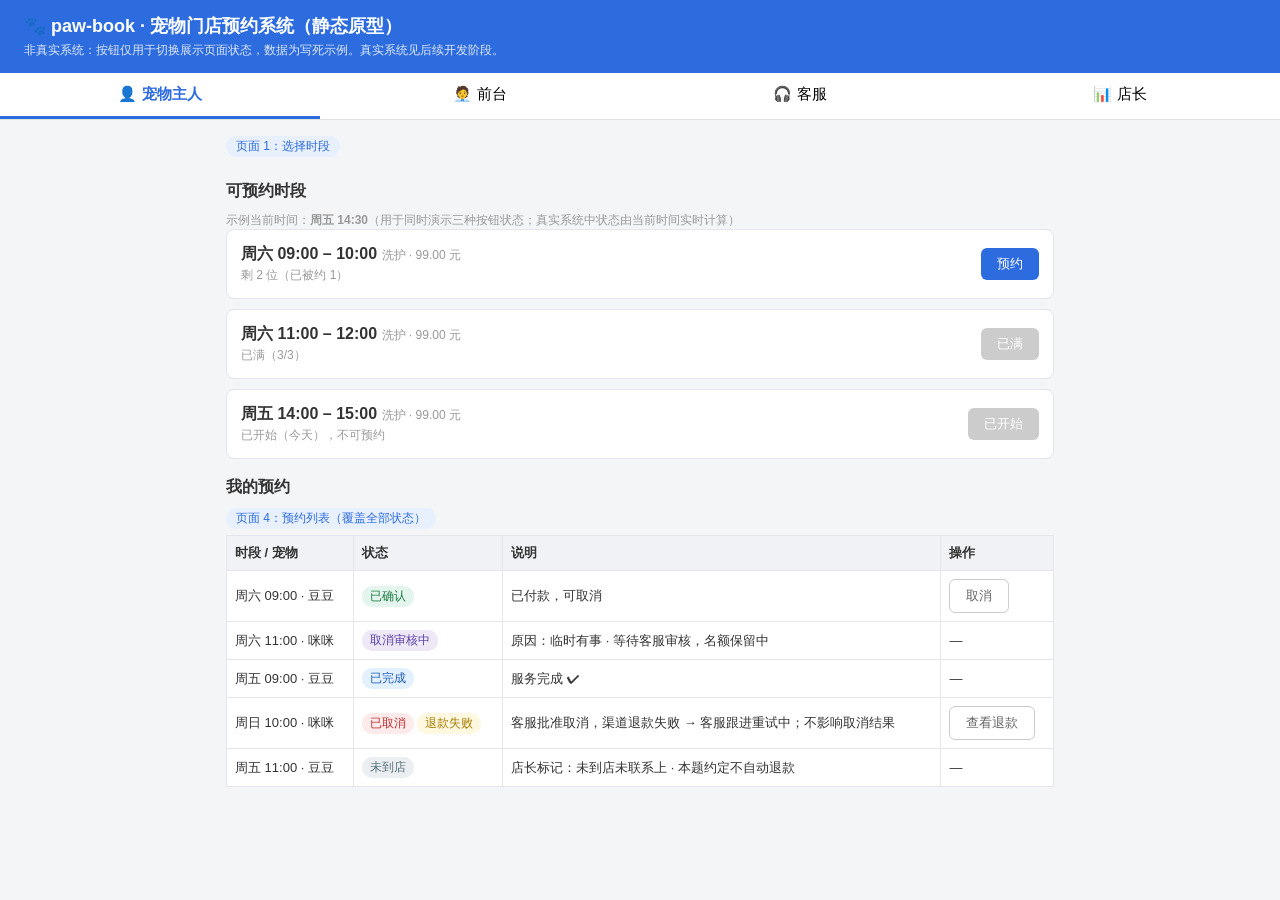
<file: prototype/index.html>
<!DOCTYPE html>
<html lang="zh-CN">
<head>
<meta charset="UTF-8">
<title>paw-book 原型 · 宠物门店预约</title>
<style>
  * { box-sizing: border-box; margin: 0; padding: 0; }
  body { font-family: "Microsoft YaHei", sans-serif; background: #f4f5f7; color: #333; }
  header { background: #2d6cdf; color: #fff; padding: 14px 24px; }
  header h1 { font-size: 18px; }
  header p { font-size: 12px; opacity: .85; margin-top: 4px; }
  nav { display: flex; background: #fff; border-bottom: 1px solid #e0e0e0; }
  nav button { flex: 1; padding: 12px; border: none; background: none; font-size: 15px; cursor: pointer; border-bottom: 3px solid transparent; }
  nav button.active { color: #2d6cdf; border-bottom-color: #2d6cdf; font-weight: bold; }
  main { max-width: 860px; margin: 16px auto; padding: 0 16px 60px; }
  .page { display: none; }
  .page.active { display: block; }
  h2 { font-size: 16px; margin: 18px 0 10px; }
  h3 { font-size: 14px; margin: 14px 0 8px; color: #666; }
  .card { background: #fff; border: 1px solid #e5e6eb; border-radius: 8px; padding: 14px; margin-bottom: 10px; }
  .card .title { font-weight: bold; margin-bottom: 6px; }
  .row { display: flex; justify-content: space-between; align-items: center; gap: 8px; flex-wrap: wrap; }
  .muted { color: #999; font-size: 12px; }
  .btn { display: inline-block; padding: 7px 16px; border-radius: 6px; border: none; cursor: pointer; font-size: 13px; }
  .btn.primary { background: #2d6cdf; color: #fff; }
  .btn.danger { background: #e05252; color: #fff; }
  .btn.ok { background: #2ea664; color: #fff; }
  .btn.ghost { background: #fff; border: 1px solid #ccc; color: #666; }
  .btn:disabled { background: #ccc; cursor: not-allowed; color: #fff; }
  .badge { display: inline-block; padding: 2px 8px; border-radius: 10px; font-size: 12px; }
  .b-pay   { background: #fff3e0; color: #c46a00; }
  .b-ok    { background: #e3f5ec; color: #1d7a46; }
  .b-rev   { background: #ede7f6; color: #5b3fa8; }
  .b-svc   { background: #e3f0fd; color: #1d5db8; }
  .b-can   { background: #fdeaea; color: #b83232; }
  .b-no    { background: #eceff1; color: #546e7a; }
  .b-ref   { background: #fff8e1; color: #a67c00; }
  .demo { background: #fffde7; border: 1px dashed #c9bc4f; border-radius: 8px; padding: 12px 14px; margin: 12px 0; font-size: 13px; }
  .demo b { color: #8d7a00; }
  .msg { border-radius: 6px; padding: 10px 12px; font-size: 13px; margin: 8px 0; }
  .msg.err { background: #fdeaea; color: #b83232; }
  .msg.good { background: #e3f5ec; color: #1d7a46; }
  table { width: 100%; border-collapse: collapse; font-size: 13px; background: #fff; }
  th, td { border: 1px solid #e5e6eb; padding: 8px; text-align: left; }
  th { background: #f0f2f5; }
  .stat { display: flex; gap: 10px; flex-wrap: wrap; margin-bottom: 12px; }
  .stat .card { flex: 1; min-width: 120px; text-align: center; }
  .stat .num { font-size: 24px; font-weight: bold; color: #2d6cdf; }
  input, select, textarea { padding: 7px; border: 1px solid #ccc; border-radius: 6px; font-size: 13px; width: 100%; }
  label { font-size: 13px; display: block; margin: 10px 0 4px; }
  .screen-label { font-size: 12px; color: #2d6cdf; background: #e8f0fe; display: inline-block; padding: 2px 10px; border-radius: 10px; margin-bottom: 6px; }
</style>
</head>
<body>

<header>
  <h1>🐾 paw-book · 宠物门店预约系统（静态原型）</h1>
  <p>非真实系统：按钮仅用于切换展示页面状态，数据为写死示例。真实系统见后续开发阶段。</p>
</header>

<nav>
  <button class="active" onclick="go('user', this)">👤 宠物主人</button>
  <button onclick="go('front', this)">🧑‍💼 前台</button>
  <button onclick="go('cs', this)">🎧 客服</button>
  <button onclick="go('owner', this)">📊 店长</button>
</nav>

<main>

<!-- ============ 宠物主人 ============ -->
<div class="page active" id="user">
  <span class="screen-label">页面 1：选择时段</span>
  <h2>可预约时段</h2>
  <p class="muted">示例当前时间：<b>周五 14:30</b>（用于同时演示三种按钮状态；真实系统中状态由当前时间实时计算）</p>
  <div class="card">
    <div class="row">
      <div><b>周六 09:00 – 10:00</b> <span class="muted">洗护 · 99.00 元</span><br><span class="muted">剩 2 位（已被约 1）</span></div>
      <button class="btn primary" onclick="show('u-book')">预约</button>
    </div>
  </div>
  <div class="card">
    <div class="row">
      <div><b>周六 11:00 – 12:00</b> <span class="muted">洗护 · 99.00 元</span><br><span class="muted">已满（3/3）</span></div>
      <button class="btn primary" disabled>已满</button>
    </div>
  </div>
  <div class="card">
    <div class="row">
      <div><b>周五 14:00 – 15:00</b> <span class="muted">洗护 · 99.00 元</span><br><span class="muted">已开始（今天），不可预约</span></div>
      <button class="btn primary" disabled>已开始</button>
    </div>
  </div>

  <div id="u-book" style="display:none">
    <span class="screen-label">页面 2：预约弹窗（选自己的宠物）</span>
    <div class="card">
      <label>选择宠物</label>
      <select><option>豆豆 · 金毛犬</option><option>咪咪 · 布偶猫</option></select>
      <p class="muted" style="margin-top:8px">同一宠物同一时段仅能有一个有效预约；未付款预约占用名额 5 分钟。</p>
      <p style="margin-top:12px">
        <button class="btn primary" onclick="show('u-pay')">提交预约</button>
        <button class="btn ghost" onclick="hide('u-book')">取消</button>
      </p>
    </div>
  </div>

  <div id="u-pay" style="display:none">
    <span class="screen-label">页面 3：待支付（倒计时 5 分钟）</span>
    <div class="card">
      <div class="title">预约单 #1001 · 周六 09:00 · 豆豆</div>
      <p>应付：<b>99.00 元</b>　<span class="badge b-pay">待支付</span>　剩余支付时间 <b>04:32</b></p>
      <p class="muted">超时未支付将自动取消并释放名额</p>
      <p style="margin-top:10px">
        <button class="btn primary" onclick="show('u-pay-result')">立即支付</button>
        <button class="btn danger" onclick="show('u-cancel')">取消预约</button>
      </p>
    </div>
    <div id="u-pay-result" class="msg good" style="display:none">✅ 支付成功，预约已确认！（若此单早已取消，这里将显示：已登记支付异常并自动退款，预约不恢复）</div>
    <div class="demo">
      <b>本页需演示的支付结果分支：</b><br>
      ① 支付成功 → 转为已确认　② 渠道失败/超时 → 红色提示可重试，预约仍为待支付　③ 倒计时归零 → 自动取消并释放名额
    </div>
  </div>

  <div id="u-cancel" style="display:none">
    <span class="screen-label">弹窗：取消预约（两条分支）</span>
    <div class="card">
      <p class="msg good">分支 A：距开始 ≥ 2 小时 → "已受理，全额退款"，名额立即释放。</p>
      <p class="msg err">分支 B：距开始 &lt; 2 小时 → 填写原因，转"取消审核中"，等客服批准/拒绝；期间名额保留、不可核销。</p>
      <label>取消原因（分支 B 必填）</label>
      <textarea rows="2" placeholder="例如：宠物临时生病"></textarea>
      <p style="margin-top:10px"><button class="btn danger" onclick="alert('原型演示：分支A→已受理退款；分支B→进入取消审核中')">提交取消</button></p>
      <p><button class="btn ghost" onclick="hide('u-cancel')">关闭</button></p>
    </div>
  </div>

  <h2>我的预约</h2>
  <span class="screen-label">页面 4：预约列表（覆盖全部状态）</span>
  <table>
    <tr><th>时段 / 宠物</th><th>状态</th><th>说明</th><th>操作</th></tr>
    <tr><td>周六 09:00 · 豆豆</td><td><span class="badge b-ok">已确认</span></td><td>已付款，可取消</td><td><button class="btn ghost" onclick="show('u-cancel')">取消</button></td></tr>
    <tr><td>周六 11:00 · 咪咪</td><td><span class="badge b-rev">取消审核中</span></td><td>原因：临时有事 · 等待客服审核，名额保留中</td><td>—</td></tr>
    <tr><td>周五 09:00 · 豆豆</td><td><span class="badge b-svc">已完成</span></td><td>服务完成 ✔</td><td>—</td></tr>
    <tr><td>周日 10:00 · 咪咪</td><td><span class="badge b-can">已取消</span> <span class="badge b-ref">退款失败</span></td><td>客服批准取消，渠道退款失败 → 客服跟进重试中；不影响取消结果</td><td><button class="btn ghost">查看退款</button></td></tr>
    <tr><td>周五 11:00 · 豆豆</td><td><span class="badge b-no">未到店</span></td><td>店长标记：未到店未联系上 · 本题约定不自动退款</td><td>—</td></tr>
  </table>
</div>

<!-- ============ 前台 ============ -->
<div class="page" id="front">
  <span class="screen-label">页面 1：今日到店核销</span>
  <h2>今日预约（仅本店）</h2>
  <table>
    <tr><th>时段 / 宠物 / 主人</th><th>状态</th><th>核销</th></tr>
    <tr><td>09:00 · 豆豆 · 张三</td><td><span class="badge b-ok">已确认</span></td><td><button class="btn ok" onclick="alert('原型演示：核销成功 → 状态变为已核销')">核销</button></td></tr>
    <tr><td>09:00 · 咪咪 · 李四</td><td><span class="badge b-rev">取消审核中</span></td><td><button class="btn ok" disabled title="审核中禁止核销">不可核销</button></td></tr>
    <tr><td>11:00 · 乐乐 · 王五</td><td><span class="badge b-can">已取消</span></td><td><button class="btn ok" disabled>不可核销</button></td></tr>
    <tr><td>11:00 · 豆豆 · 张三</td><td><span class="badge b-svc">已核销</span></td><td><button class="btn ok" disabled title="重复核销被拒绝">已核销 ✔</button></td></tr>
  </table>
  <div class="demo">
    <b>核销校验三条件（缺一不可）：</b>本店员工操作 ＋ 预约已确认 ＋ 无待处理取消申请。<br>
    <b>并发冲突演示：</b>前台点核销的同一瞬间主人在线取消 → 仅一个成功，另一个失败并提示原因。
  </div>
  <div class="msg err">❌ 核销失败示例：该预约刚刚被主人取消（或：您不是本店员工，无权操作）——预约与金额记录不受影响。</div>
  <div class="msg good">✅ 核销成功示例：#1001 豆豆 已核销，进入服务队列。</div>
</div>

<!-- ============ 客服 ============ -->
<div class="page" id="cs">
  <span class="screen-label">页面 1：取消审核</span>
  <h2>待审核的取消申请（开始前 &lt; 2 小时）</h2>
  <div class="card">
    <div class="row">
      <div><b>#1003 · 咪咪 · 周六 11:00</b><br>主人申请原因：<i>宠物临时生病，医生建议静养</i><br><span class="muted">当前：已确认 → 审核期间名额保留、禁止核销</span></div>
      <div>
        <button class="btn ok" onclick="alert('原型演示：批准 → 已取消，释放名额，发起全额退款')">批准</button>
        <button class="btn danger" onclick="alert('原型演示：拒绝 → 预约恢复为已确认，名额不变')">拒绝</button>
      </div>
    </div>
  </div>

  <span class="screen-label">页面 2：退款跟进</span>
  <h2>退款失败记录</h2>
  <table>
    <tr><th>预约</th><th>失败原因</th><th>退款状态</th><th>预约状态</th><th>操作</th></tr>
    <tr>
      <td>#1007 · 乐乐 · 周日 10:00</td>
      <td>渠道超时</td>
      <td><span class="badge b-ref">失败（已重试 1 次）</span></td>
      <td><span class="badge b-can">已取消</span><br><span class="muted">退款失败不影响取消结果，名额不回收</span></td>
      <td><button class="btn primary" onclick="alert('原型演示：重试退款')">重试退款</button></td>
    </tr>
  </table>
  <div class="demo"><b>要点：</b>取消是取消、退款是退款——退款失败不能让已取消预约重新可用（含支付异常退款同样走此通道跟进）。</div>
</div>

<!-- ============ 店长 ============ -->
<div class="page" id="owner">
  <span class="screen-label">页面 1：发布可预约时段</span>
  <h2>发布时段</h2>
  <div class="card">
    <div class="row">
      <div style="flex:1"><label>开始时间</label><input type="text" value="2026-11-14 09:00"></div>
      <div style="flex:1"><label>结束时间</label><input type="text" value="2026-11-14 10:00"></div>
      <div style="flex:1"><label>容量（固定 3）</label><input type="text" value="3" disabled></div>
      <div><label>&nbsp;</label><button class="btn primary" onclick="alert('原型演示：发布成功，出现在可预约列表')">发布</button></div>
    </div>
  </div>

  <span class="screen-label">页面 2：时段结束后处理</span>
  <h2>标记未到店</h2>
  <div class="card">
    <div class="row">
      <div><b>#1009 · 豆豆 · 周六 14:00</b>　<span class="badge b-ok">已确认</span>　<span class="muted">时段已结束，未到店</span></div>
      <button class="btn ghost" onclick="alert('原型演示：须填写原因后标记；本题约定不自动退款，用户可查看该结果')">标记未到店</button>
    </div>
  </div>

  <span class="screen-label">页面 3：当日经营核查（日清）</span>
  <h2>11 月 11 日 · 日清看板</h2>
  <div class="stat">
    <div class="card"><div class="num">2</div><div class="muted">有效预约</div></div>
    <div class="card"><div class="num">1</div><div class="muted">已完成</div></div>
    <div class="card"><div class="num">2</div><div class="muted">已取消</div></div>
    <div class="card"><div class="num">1</div><div class="muted">未到店</div></div>
    <div class="card"><div class="num">1</div><div class="muted">退款待处理</div></div>
  </div>
  <h3>金额勾稽（钱必须能对上账）</h3>
  <div class="card">
    <b>已收款 ¥396.00</b> ＝ <b>已完成收入 ¥99.00</b> ＋ <b>已退款 ¥198.00</b> ＋ <b>未退款（含失败）¥99.00</b>
    <br><span class="muted">不允许把所有已付款都计作已完成服务（题面硬性要求）</span>
  </div>
  <h3>当日明细</h3>
  <table>
    <tr><th>预约</th><th>状态</th><th>收款</th><th>退款</th><th>备注</th></tr>
    <tr><td>#1001 豆豆 09:00</td><td><span class="badge b-ok">已完成</span></td><td>¥99.00</td><td>—</td><td>计入服务收入</td></tr>
    <tr><td>#1003 咪咪 11:00</td><td><span class="badge b-can">已取消(批准)</span></td><td>¥99.00</td><td>¥99.00 ✔</td><td>不计收入</td></tr>
    <tr><td>#1005 乐乐 14:00</td><td><span class="badge b-can">已取消(提前)</span></td><td>¥99.00</td><td>¥99.00 ✔</td><td>不计收入</td></tr>
    <tr><td>#1007 豆豆 09:00</td><td><span class="badge b-no">未到店</span></td><td>¥99.00</td><td>—</td><td>不自动退款（本题约定）</td></tr>
    <tr><td>#1008 咪咪 11:00</td><td><span class="badge b-can">已取消</span> <span class="badge b-ref">退款失败</span></td><td>¥99.00</td><td>待退 ¥99.00</td><td>客服跟进中，计入"退款待处理"</td></tr>
  </table>
</div>

</main>

<script>
function go(id, btn) {
  document.querySelectorAll('.page').forEach(p => p.classList.remove('active'));
  document.querySelectorAll('nav button').forEach(b => b.classList.remove('active'));
  document.getElementById(id).classList.add('active');
  btn.classList.add('active');
}
function show(id) { document.getElementById(id).style.display = 'block'; }
function hide(id) { document.getElementById(id).style.display = 'none'; }
</script>
</body>
</html>
</file>
